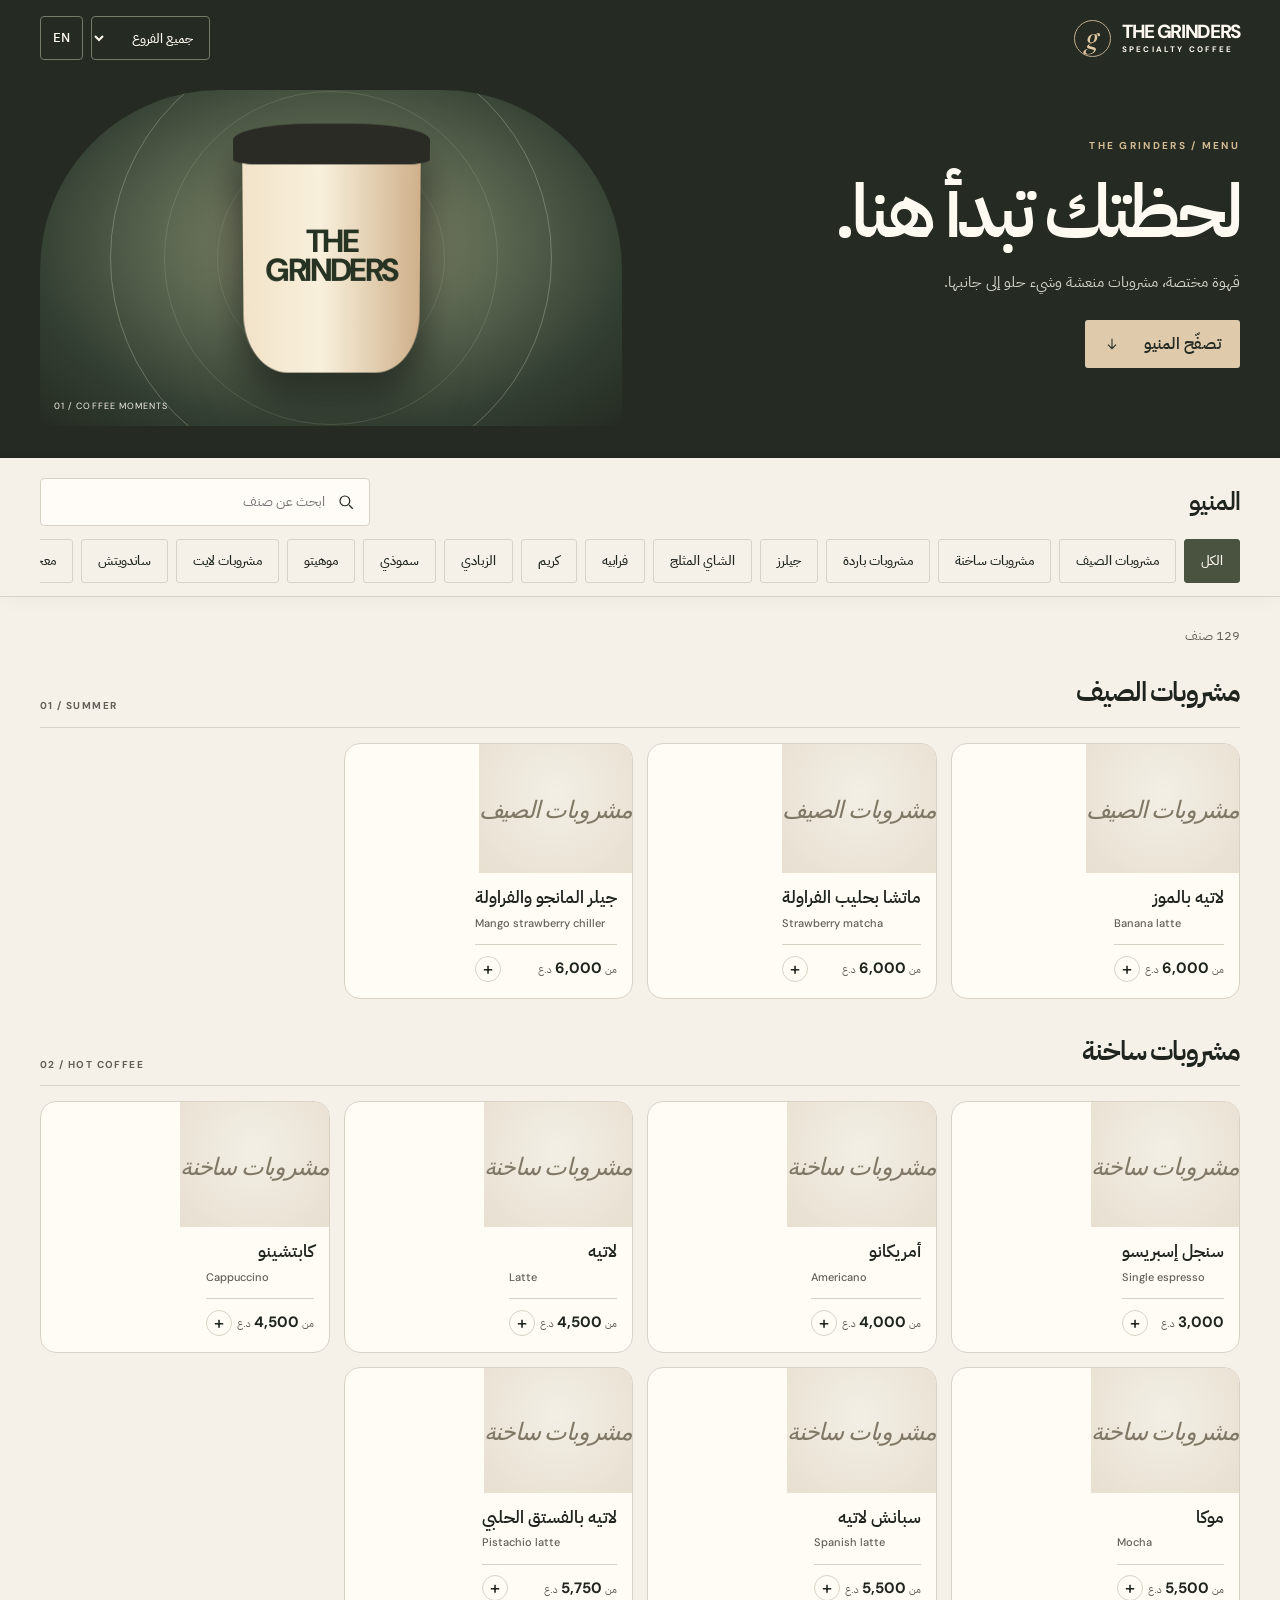
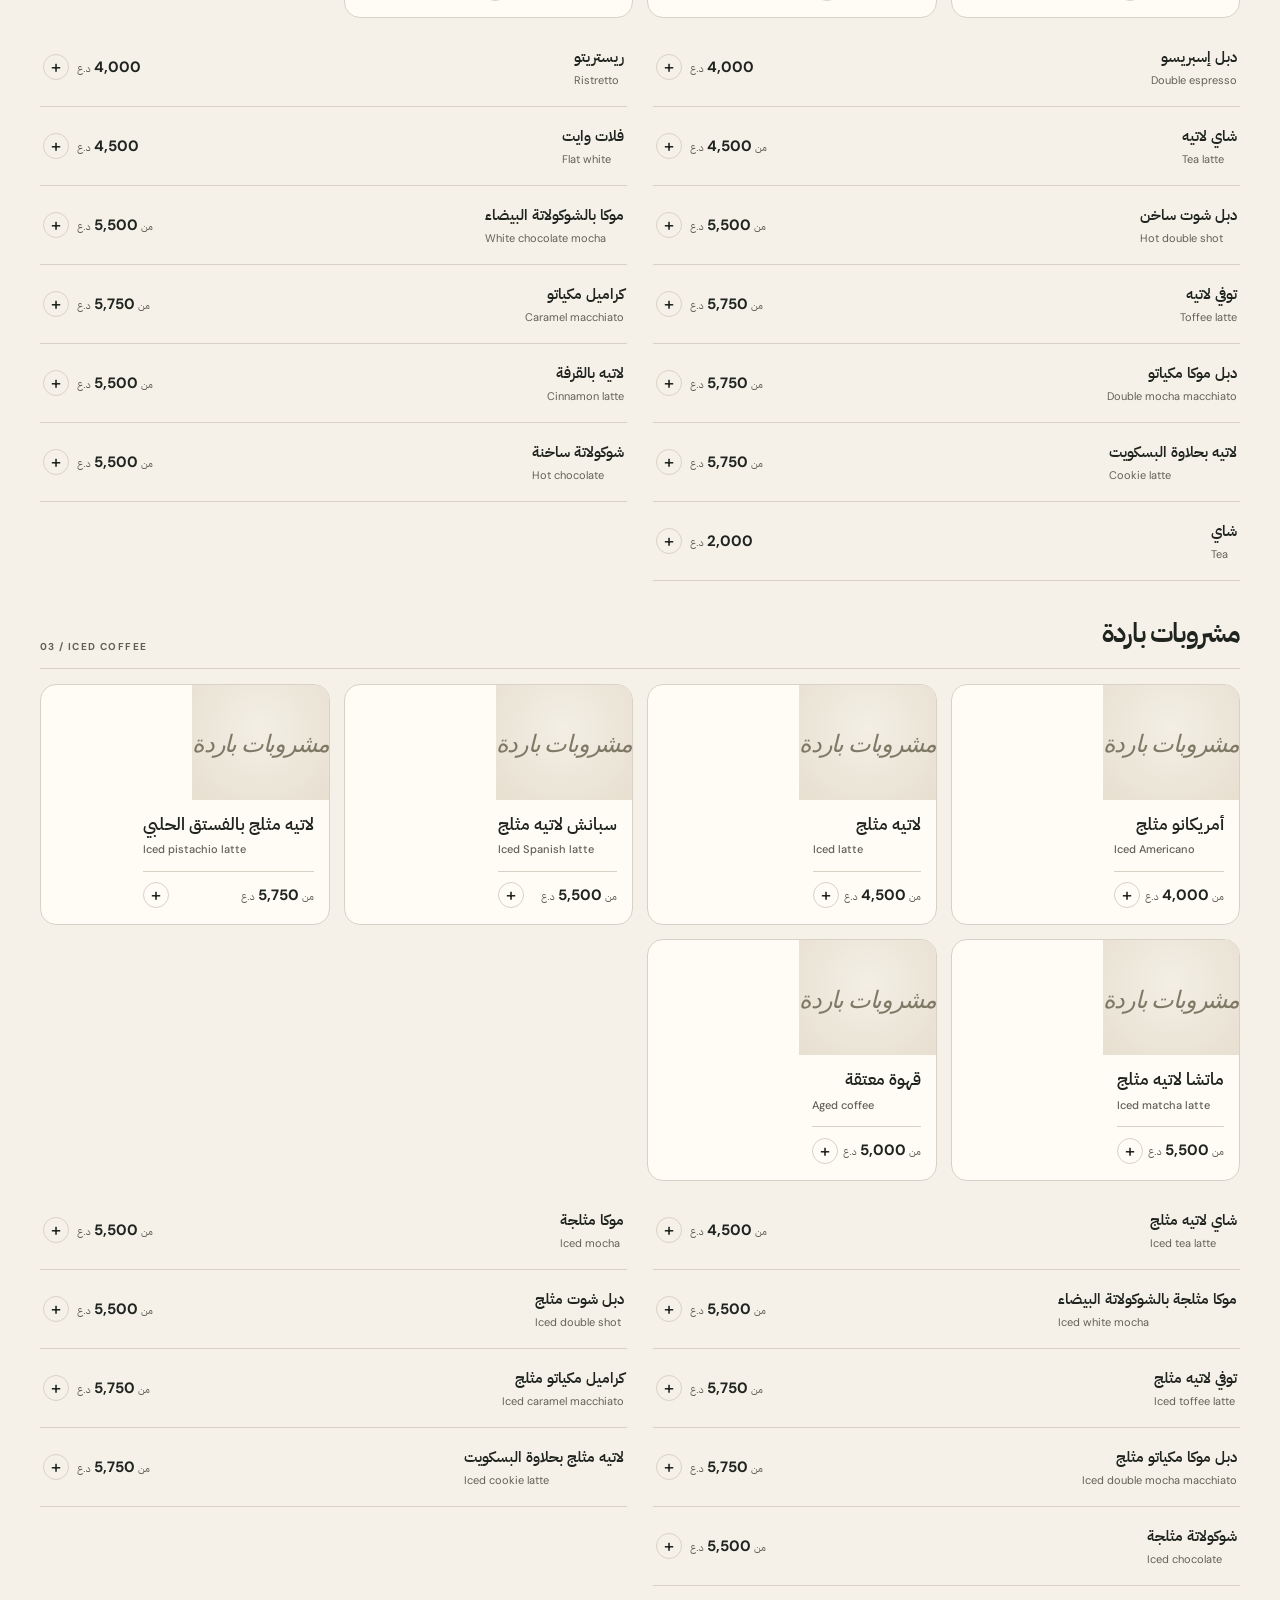
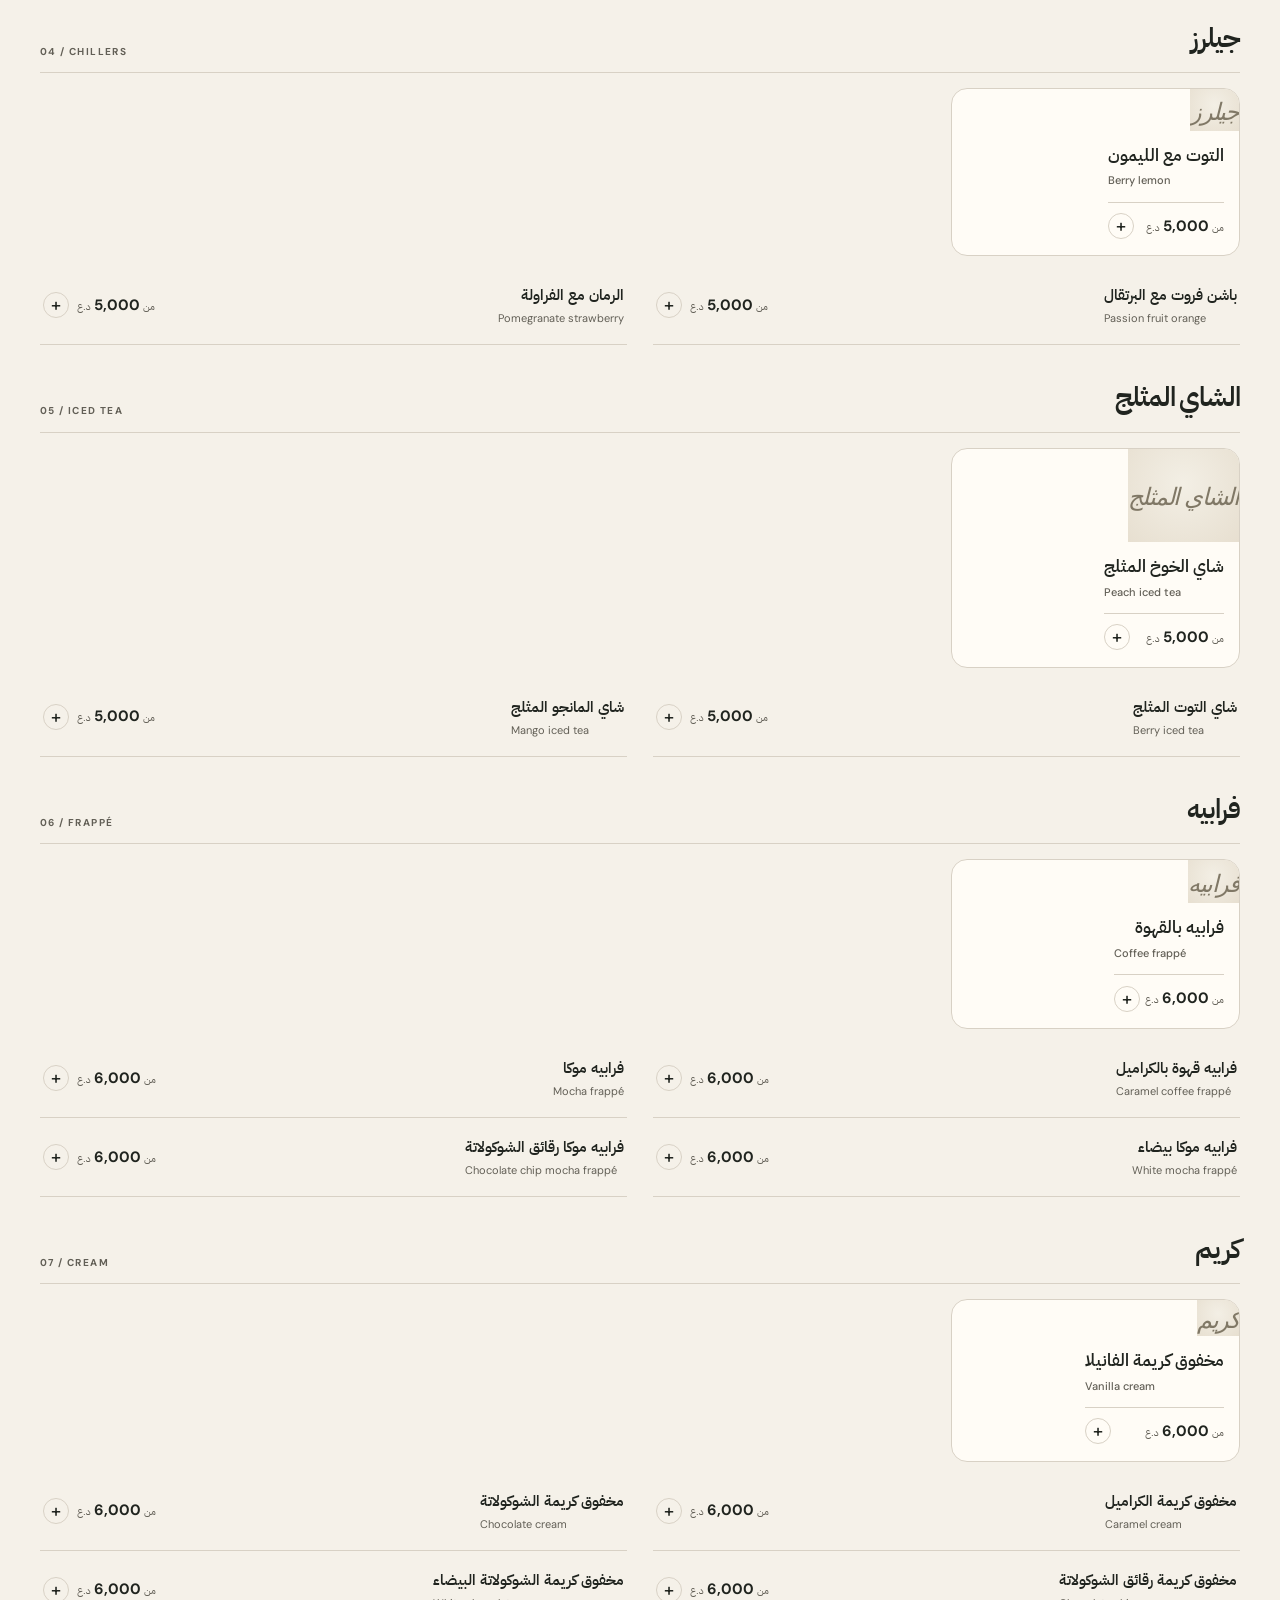
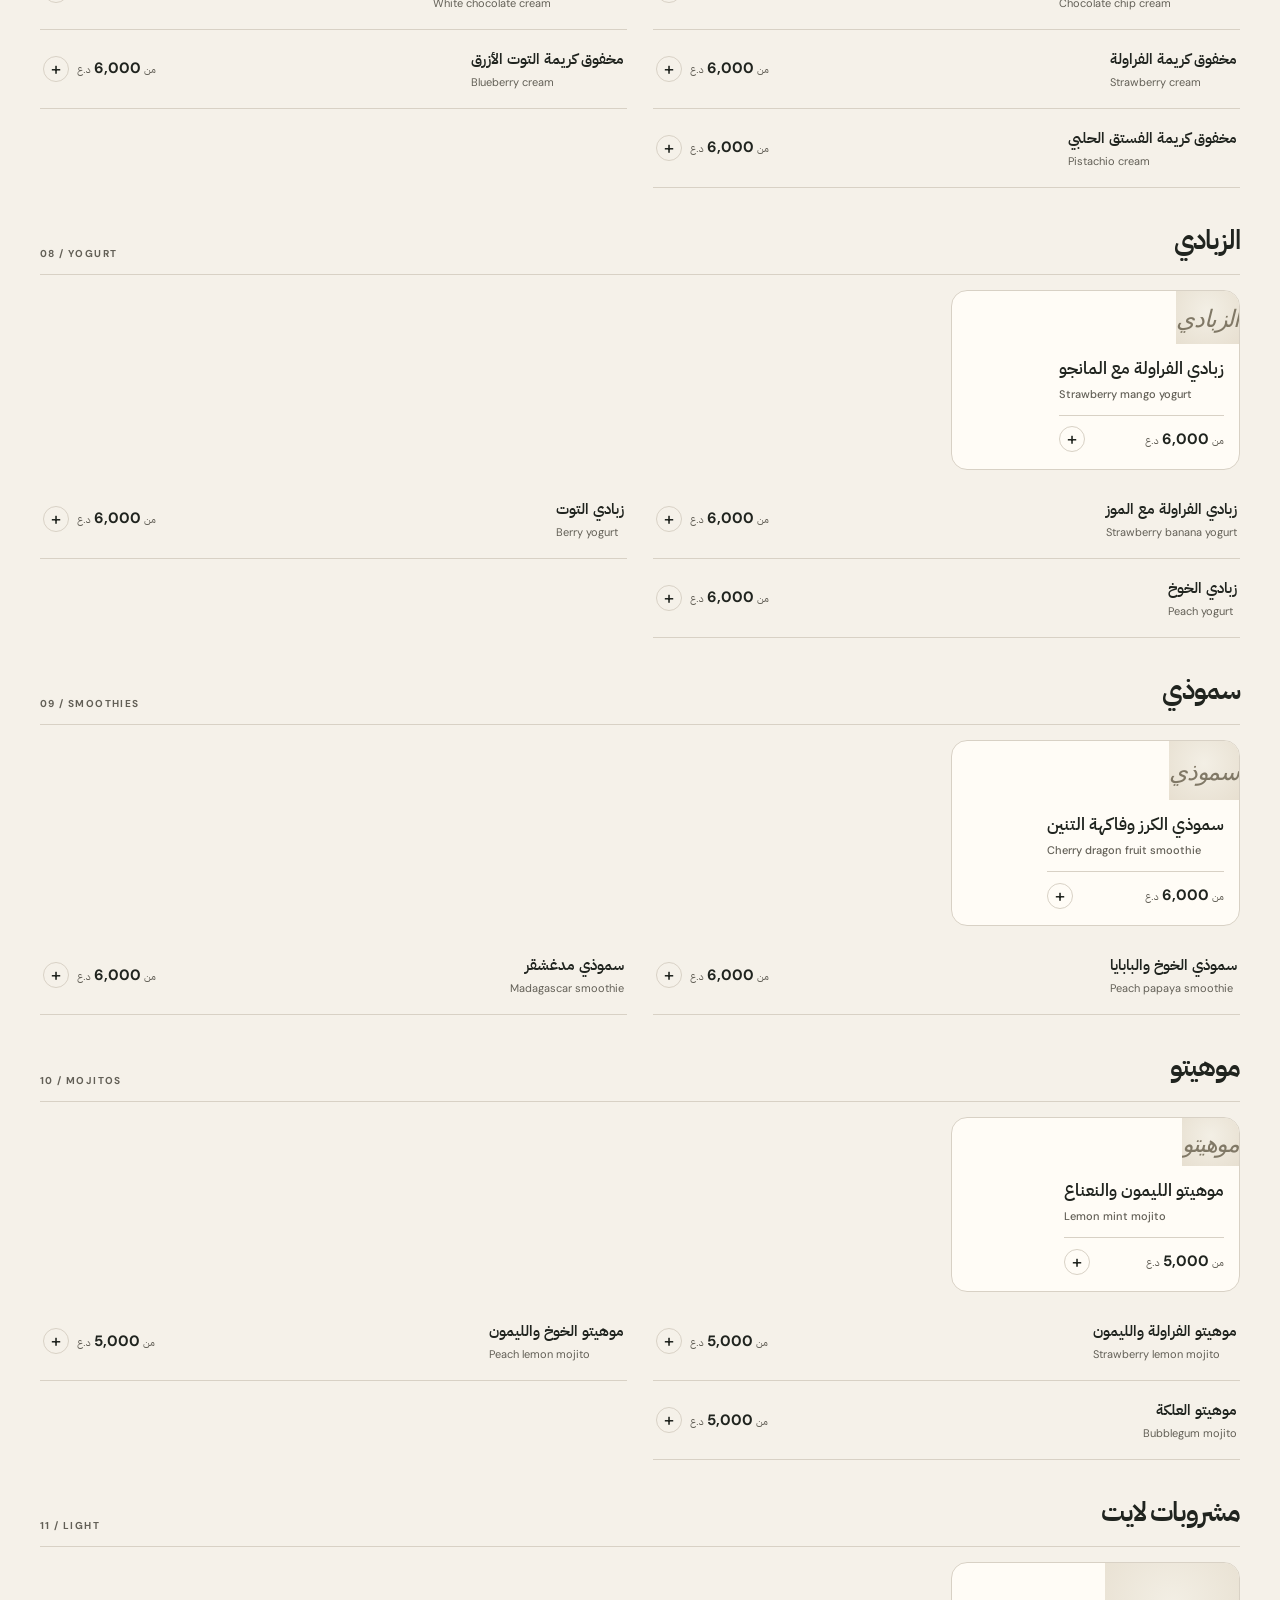
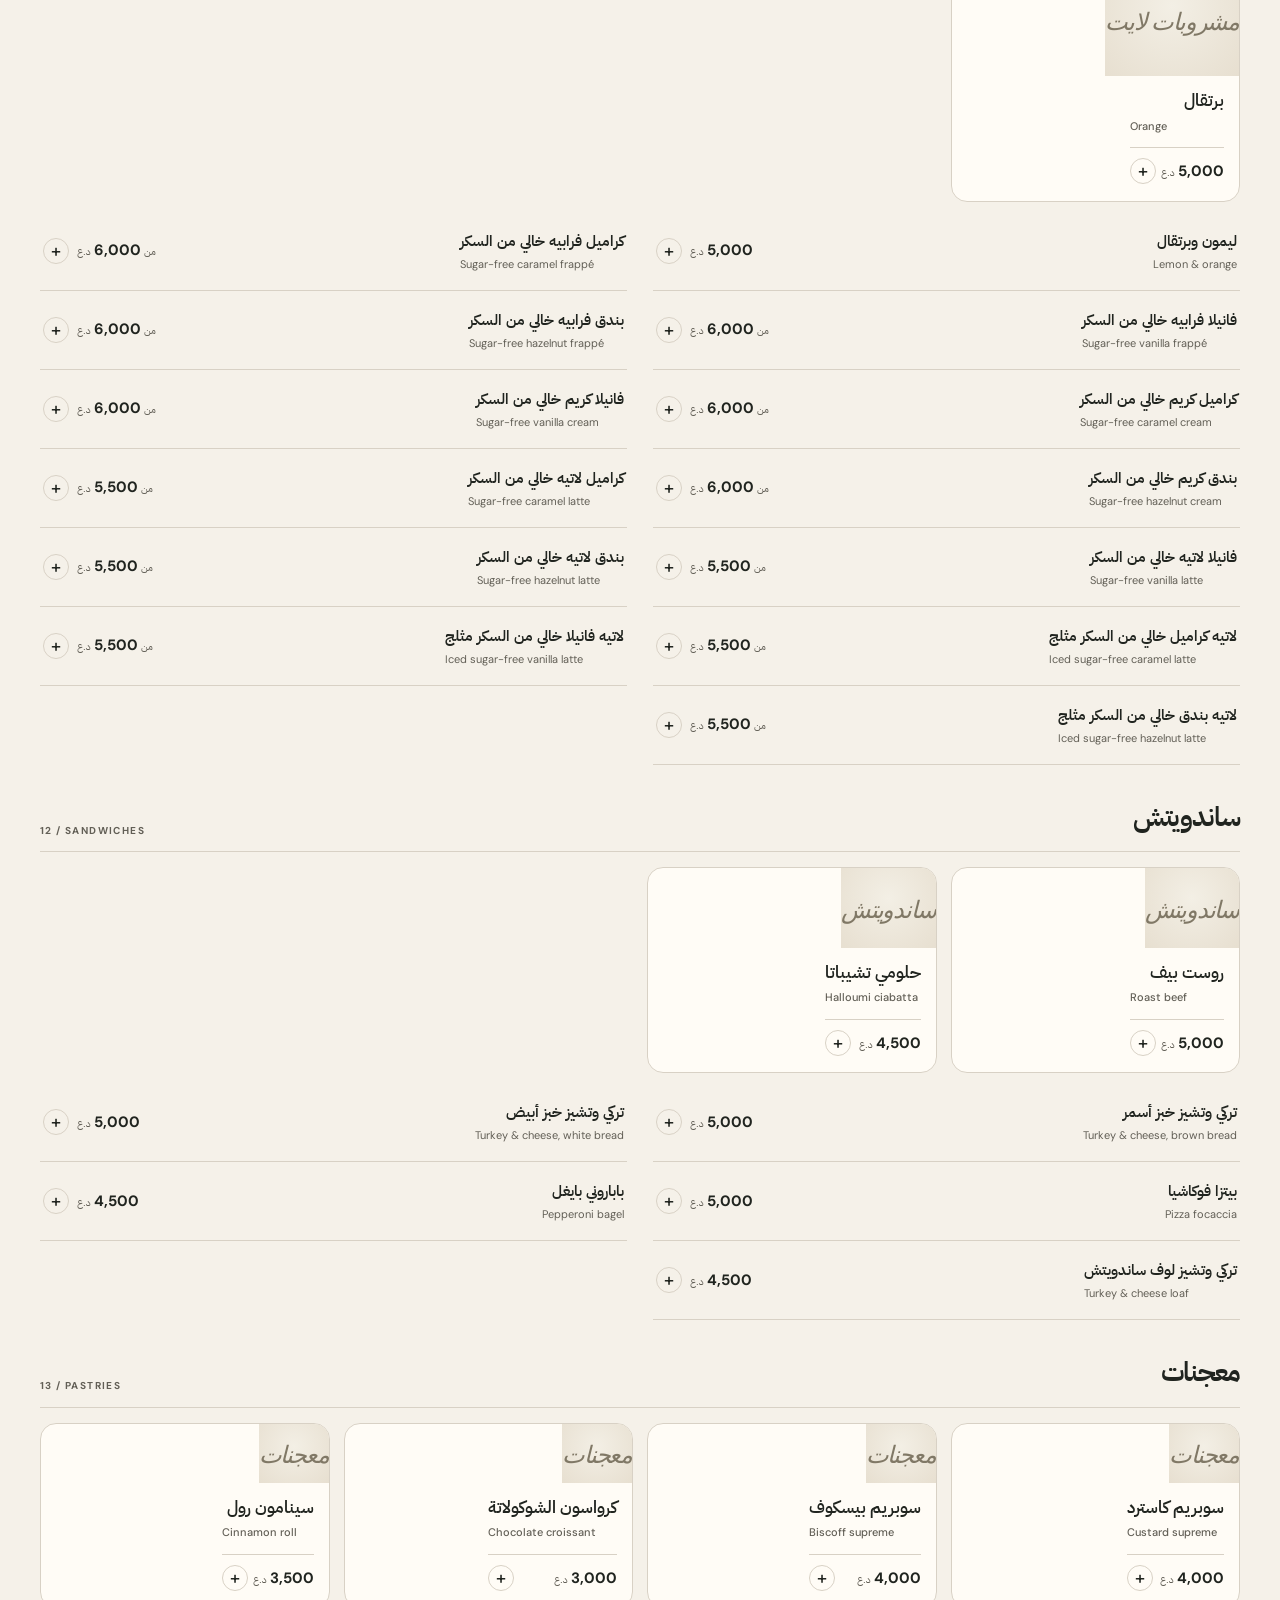
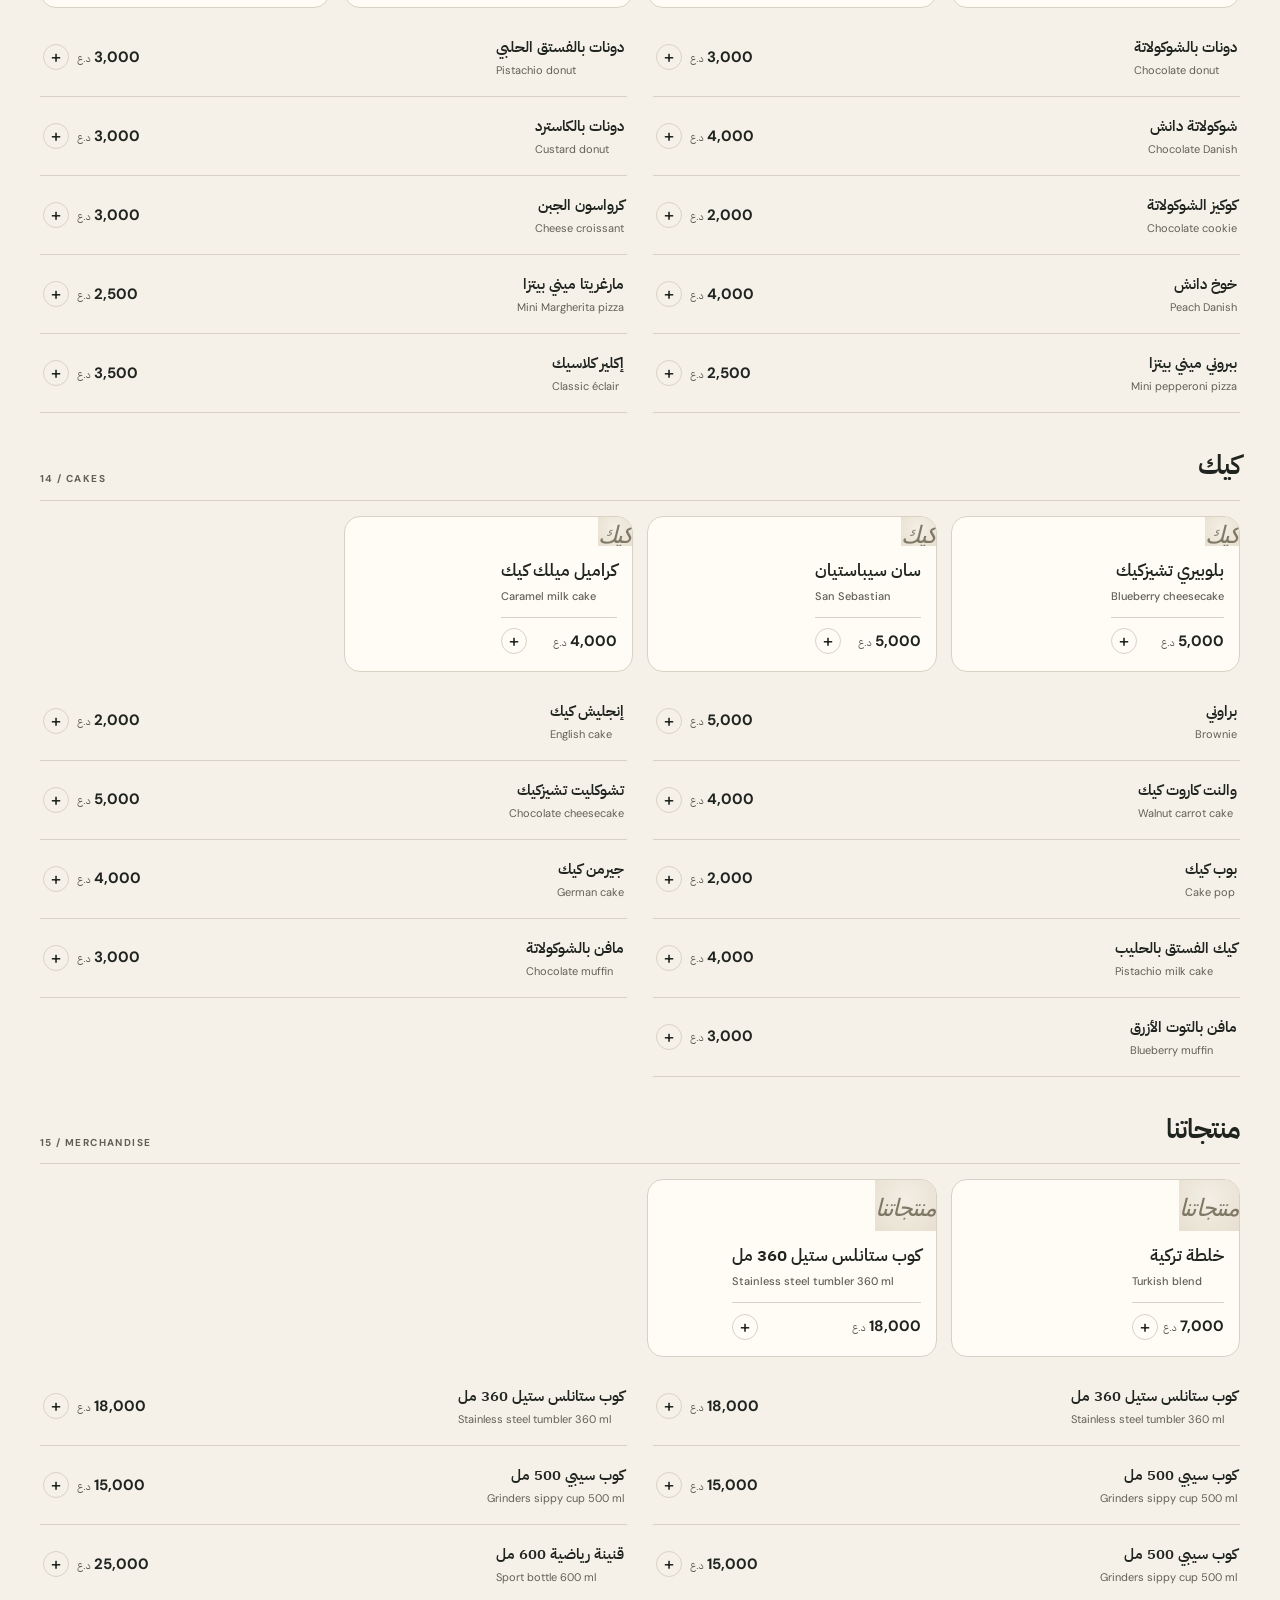
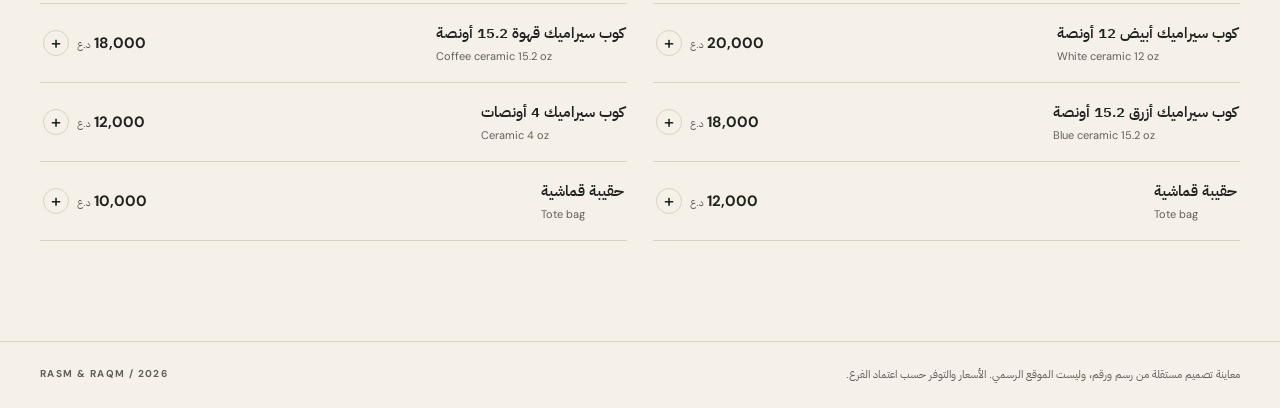
<file: grinders-menu.html>
<!doctype html><html lang="ar" dir="rtl"><head><meta charset="utf-8"><meta name="viewport" content="width=device-width, initial-scale=1, viewport-fit=cover"><meta name="theme-color" content="#20241f"><meta name="robots" content="noindex,nofollow"><title>The Grinders — Menu concept | Rasm &amp; Raqm</title><link rel="preconnect" href="https://fonts.googleapis.com"><link rel="preconnect" href="https://fonts.gstatic.com" crossorigin><link rel="preconnect" href="https://api.roccamenu.com"><link href="https://fonts.googleapis.com/css2?family=DM+Sans:wght@400;500;600;700;800&family=IBM+Plex+Sans+Arabic:wght@400;500;600;700&family=Playfair+Display:ital,wght@0,500;0,600;1,500&display=swap" rel="stylesheet"><style>
:root{--paper:#f5f1e9;--ink:#20241f;--muted:#625f56;--line:#d8d1c5;--olive:#49533f;--accent:#a8794c;--soft:#e9e3d7;--dark:#252b23;--white:#fffaf1;--radius:16px;--ease:cubic-bezier(.22,.8,.24,1);--arab:'IBM Plex Sans Arabic',Arial,sans-serif;--latin:'DM Sans',Arial,sans-serif;--serif:'Playfair Display',Georgia,serif}*{box-sizing:border-box}html{scroll-behavior:smooth;scroll-padding-top:170px}body{margin:0;background:var(--paper);color:var(--ink);font:400 16px/1.65 var(--arab)}html[lang=en] body{font-family:var(--latin)}button,input,select{font:inherit;color:inherit}button{cursor:pointer}button,a,input,select{-webkit-tap-highlight-color:transparent}button:focus-visible,a:focus-visible,input:focus-visible,select:focus-visible{outline:3px solid #9c6b36;outline-offset:3px}button{border:0}a{color:inherit}img{display:block;width:100%;height:100%;object-fit:contain}button:disabled{cursor:default}.wrap{width:min(1200px,calc(100% - 48px));margin-inline:auto}.latin{font-family:var(--latin);letter-spacing:.14em;font-weight:700;font-size:10px;direction:ltr}.bar{background:var(--dark);color:var(--white);position:relative;z-index:10}.bar-inner{height:76px;display:flex;align-items:center;justify-content:space-between;gap:16px}.wordmark{display:flex;align-items:center;gap:11px;direction:ltr}.monogram{width:37px;height:37px;border:1px solid #c1ad8e;border-radius:50%;display:grid;place-items:center;font:italic 28px/1 var(--serif);color:#e4caa4}.wordmark b{font:800 19px/.9 var(--latin);letter-spacing:-.07em;display:block}.wordmark small{font:700 8px/1 var(--latin);letter-spacing:.27em;display:block;margin:5px 0 0}.tools{display:flex;align-items:center;gap:8px}.lang,.branch{min-height:44px;background:transparent;border:1px solid #737b6a;border-radius:4px;color:var(--white);padding:0 12px;font-weight:500;font-size:13px}.branch{max-width:155px;appearance:auto}.branch option{background:var(--dark)}.hero{background:var(--dark);color:var(--white);position:relative;overflow:hidden;padding:12px 0 30px}.hero-grid{display:grid;grid-template-columns:1fr 1fr;align-items:center;gap:36px;min-height:340px}.hero-copy{position:relative;z-index:2;padding:15px 0 32px}.eyebrow{font:700 10px/1.4 var(--latin);letter-spacing:.23em;direction:ltr;display:inline-block;color:#d5bb92}.hero h1{font:600 clamp(44px,5.8vw,82px)/1.12 var(--arab);letter-spacing:-.06em;margin:14px 0 16px;max-width:700px}html[lang=en] .hero h1{font:500 clamp(44px,6vw,84px)/1 var(--serif);letter-spacing:-.045em}.hero p{color:#d3d5ca;font-size:15px;margin:0 0 25px;max-width:420px}.enter{background:#dfcaab;color:#252b23;display:inline-flex;align-items:center;gap:24px;min-height:48px;padding:0 19px;text-decoration:none;border-radius:3px;font-weight:600}.enter svg{width:16px}.hero-art{min-height:336px;position:relative;display:grid;place-items:center;isolation:isolate;overflow:hidden;background:radial-gradient(ellipse at 50% 45%,#8c8e70 0%,#5c6751 40%,#333f32 73%,#252b23 100%);border-radius:180px 180px 8px 8px}.art-ring{position:absolute;width:76%;aspect-ratio:1;border:1px solid #b6bba466;border-radius:50%;z-index:-1}.art-ring:after,.art-ring:before{content:"";position:absolute;inset:12%;border:1px solid #b6bba435;border-radius:50%}.art-ring:after{inset:24%}.hero-visual{position:absolute;inset:8% 12%;filter:drop-shadow(0 25px 22px #0005);animation:float 5s ease-in-out infinite}.hero-visual img{object-fit:contain}.hero-visual.loaded .art-cup{display:none}.hero-visual:not(.loaded) img{visibility:hidden}.art-cup{position:absolute;inset:7% 30% 9%;background:linear-gradient(90deg,#f2e3c9,#f8f0dc 44%,#cfb08a);border-radius:10% 10% 25% 25%;transform:perspective(600px) rotateX(-3deg);box-shadow:0 20px 30px #1d211c6b;display:grid;place-items:center;color:#263222;font:800 clamp(16px,2.5vw,34px)/.9 var(--latin);letter-spacing:-.08em;text-align:center}.art-cup:before{content:"";position:absolute;top:-5%;left:-5%;width:110%;height:17%;background:#292b24;border-radius:40% 40% 12% 12%}.hero-note{position:absolute;bottom:12px;inset-inline-start:14px;font-size:9px;color:#f5f1e9;letter-spacing:.12em;font-family:var(--latin);direction:ltr}.hero-copy,.hero-art{animation:appear .85s var(--ease) both}.hero-art{animation-delay:.13s}@keyframes appear{from{opacity:0;transform:translateY(14px)}to{opacity:1;transform:none}}@keyframes float{50%{transform:translateY(-6px)}}.controls{position:sticky;top:0;z-index:9;background:var(--paper);border-bottom:1px solid var(--line);box-shadow:0 4px 18px #252b2308}.control-inner{padding:20px 0 0}.head-row{display:flex;align-items:center;justify-content:space-between;gap:16px;margin-bottom:13px}.head-row h2{font-size:25px;line-height:1.2;margin:0;font-weight:600;letter-spacing:-.035em}.search{display:flex;align-items:center;gap:10px;border:1px solid var(--line);border-radius:4px;min-height:48px;padding:0 14px;background:#fffcf7;width:min(100%,330px)}.search svg{flex:none;width:18px}.search input{min-width:0;width:100%;border:0;background:transparent;outline:none;font-size:14px}.search:focus-within{border-color:var(--olive);box-shadow:0 0 0 2px #49533f33}.clear{background:transparent;min-width:44px;min-height:44px;margin:-8px -9px}.clear[hidden]{display:none}.tabs{display:flex;overflow:auto;scrollbar-width:none;gap:8px;padding:0 0 13px;scroll-snap-type:x proximity}.tabs::-webkit-scrollbar{display:none}.tab{flex:none;min-height:44px;padding:0 16px;border:1px solid var(--line);background:transparent;border-radius:3px;font-size:13px;font-weight:500;white-space:nowrap;scroll-snap-align:start;transition:background .2s,color .2s}.tab[aria-pressed=true]{color:var(--white);background:var(--olive);border-color:var(--olive)}.results{padding:28px 0 70px}.section-title{display:flex;justify-content:space-between;align-items:end;gap:12px;margin:24px 0 15px;border-bottom:1px solid var(--line);padding-bottom:12px}.section-title h3{font-size:27px;font-weight:600;letter-spacing:-.04em;margin:0}.section-title .latin{color:var(--muted)}.count{margin:0;color:var(--muted);font-size:13px}.grid{display:grid;grid-template-columns:repeat(4,minmax(0,1fr));gap:14px}.card{background:#fffcf6;border:1px solid var(--line);border-radius:var(--radius);padding:0;text-align:start;overflow:hidden;display:flex;flex-direction:column;transition:transform .25s var(--ease),border-color .25s;min-width:0;color:var(--ink);position:relative}.card:active{transform:scale(.98)}@media(hover:hover){.card:hover{border-color:#817d6d;transform:translateY(-3px)}}.photo{position:relative;aspect-ratio:1.19;overflow:hidden;background:radial-gradient(ellipse at 50% 38%,#f3efe5,#e7dfd0);display:grid;place-items:center}.photo img{position:absolute;inset:0;object-fit:contain;transition:transform .35s var(--ease);padding:8px}.photo.loaded .photo-fallback{display:none}.photo:not(.loaded) img{visibility:hidden}.photo-fallback{display:grid;place-items:center;color:#807866;font:500 italic 24px var(--serif);letter-spacing:-.05em}.photo-fallback svg{width:36px;margin-bottom:8px;opacity:.8}.card-info{padding:14px 15px 16px;display:flex;flex-direction:column;flex:1}.card h4{margin:0;font-size:17px;font-weight:600;line-height:1.35;overflow-wrap:anywhere}.card .sub{font:500 11px/1.5 var(--latin);color:var(--muted);margin:5px 0 13px;direction:ltr;text-align:inherit;overflow-wrap:anywhere}.card .bottom{display:flex;align-items:center;justify-content:space-between;gap:5px;margin-top:auto;border-top:1px solid var(--line);padding-top:10px}.price{font:700 15px/1 var(--latin);font-variant-numeric:tabular-nums;direction:ltr;display:inline-block}.currency{font-size:10px;color:var(--muted);margin-inline-start:3px}.from{font-size:10px;color:var(--muted);margin-inline-end:3px}.plus{width:26px;height:26px;border-radius:50%;border:1px solid var(--line);display:grid;place-items:center;font:500 18px/1 var(--latin)}.compact-grid{display:grid;grid-template-columns:repeat(2,minmax(0,1fr));gap:0 26px;margin-top:10px}.compact{width:100%;text-align:start;display:flex;align-items:center;justify-content:space-between;gap:12px;min-height:79px;border-bottom:1px solid var(--line);background:transparent;padding:12px 3px}.compact h4{margin:0;font-size:15px;font-weight:600;line-height:1.4}.compact .sub{font:400 11px var(--latin);color:var(--muted);margin:5px 0 0;direction:ltr}.compact .end{flex:none;display:flex;align-items:center;gap:8px}.compact:hover{background:#ece6da}.category{animation:appear .36s var(--ease) both;margin-bottom:30px}.empty{padding:60px 0;text-align:center;color:var(--muted)}.foot{border-top:1px solid var(--line);padding:24px 0;color:var(--muted);font-size:11px}.foot .wrap{display:flex;justify-content:space-between;gap:20px;flex-wrap:wrap}.foot p{margin:0}.detail{border:0;border-radius:20px;width:min(480px,calc(100% - 28px));max-height:calc(100dvh - 36px);padding:0;background:var(--paper);color:var(--ink);box-shadow:0 26px 90px #0004;overflow:auto}.detail::backdrop{background:#171c16a8;backdrop-filter:blur(6px)}.detail[open]{animation:appear .25s var(--ease)}.detail .photo{aspect-ratio:1.8}.detail-body{padding:24px}.detail h2{margin:0;font-size:28px;line-height:1.3}.detail p{color:var(--muted);margin:7px 0 15px}.close{position:sticky;top:8px;float:inline-end;z-index:2;border-radius:50%;width:44px;height:44px;background:#fffdf7;border:1px solid var(--line);margin:8px;font-size:24px}.size-row{display:flex;align-items:center;justify-content:space-between;border-top:1px solid var(--line);min-height:55px;gap:12px}.size-row:last-child{border-bottom:1px solid var(--line)}.size-row span:last-child{font-variant-numeric:tabular-nums}.detail .note{font-size:12px;margin:20px 0 0}.extra{font-size:13px;color:var(--muted);padding-top:10px}.sr{position:absolute;width:1px;height:1px;overflow:hidden;clip-path:inset(50%);white-space:nowrap}
@media(max-width:900px){.grid{grid-template-columns:repeat(3,minmax(0,1fr))}.hero-grid{min-height:280px;gap:18px}.hero-art{min-height:270px}}@media(max-width:600px){.wrap{width:calc(100% - 32px)}.bar-inner{height:62px;padding-top:env(safe-area-inset-top)}.wordmark{gap:7px}.wordmark b{font-size:16px}.wordmark small{font-size:7px}.monogram{width:31px;height:31px;font-size:23px}.tools{gap:5px}.branch{max-width:112px;padding:0 6px;font-size:11px}.lang{padding:0 9px}.hero{padding:6px 0 16px}.hero-grid{grid-template-columns:1fr 42%;min-height:168px;gap:9px}.hero-copy{padding:6px 0}.hero h1{font-size:clamp(28px,8.5vw,45px);margin:9px 0 8px;line-height:1.2}html[lang=en] .hero h1{font-size:clamp(30px,8vw,42px)}.hero p{font-size:12px;line-height:1.5;margin-bottom:10px}.eyebrow{font-size:8px;letter-spacing:.13em}.hero-art{min-height:160px;border-radius:90px 90px 5px 5px}.hero-note{font-size:6px;bottom:6px}.enter{min-height:44px;padding:0 10px;gap:10px;font-size:12px}.control-inner{padding:12px 0 0}.head-row{gap:9px;margin-bottom:9px}.head-row h2{font-size:20px;white-space:nowrap}.search{min-height:44px;padding:0 8px;gap:6px}.search input{font-size:12px}.tabs{padding-bottom:10px}.tab{padding:0 12px;font-size:12px}.results{padding-top:13px}.section-title{margin:17px 0 10px;padding-bottom:7px}.section-title h3{font-size:21px}.grid{grid-template-columns:repeat(2,minmax(0,1fr));gap:9px}.card{border-radius:11px}.card-info{padding:10px}.card h4{font-size:14px}.card .sub{font-size:10px;margin:4px 0 9px}.price{font-size:13px}.card .bottom{padding-top:8px}.plus{width:23px;height:23px}.compact-grid{grid-template-columns:1fr;gap:0}.compact{min-height:64px}.category{margin-bottom:20px}.detail-body{padding:18px}.detail h2{font-size:24px}}@media(prefers-reduced-motion:reduce){html{scroll-behavior:auto}*,*::before,*::after{animation:none!important;transition:none!important}}
</style></head><body><header class="bar"><div class="wrap bar-inner"><div class="wordmark" aria-label="The Grinders"><span class="monogram" aria-hidden="true">g</span><span><b>THE GRINDERS</b><small>SPECIALTY COFFEE</small></span></div><div class="tools"><select id="branch" class="branch" aria-label="الفرع"></select><button id="lang" class="lang" type="button">EN</button></div></div></header><main><section class="hero"><div class="wrap hero-grid"><div class="hero-copy"><span class="eyebrow">THE GRINDERS / MENU</span><h1 data-ar="لحظتك تبدأ هنا." data-en="Your moment starts here.">لحظتك تبدأ هنا.</h1><p data-ar="قهوة مختصة، مشروبات منعشة وشيء حلو إلى جانبها." data-en="Specialty coffee, refreshing drinks and something sweet on the side.">قهوة مختصة، مشروبات منعشة وشيء حلو إلى جانبها.</p><a class="enter" href="#menu"><span data-ar="تصفّح المنيو" data-en="Explore menu">تصفّح المنيو</span><svg viewBox="0 0 24 24" fill="none" stroke="currentColor" stroke-width="1.6" aria-hidden="true"><path d="M12 4v15m-6-6 6 6 6-6"/></svg></a></div><div class="hero-art" aria-hidden="true"><div class="art-ring"></div><div class="hero-visual" id="heroVisual"><div class="art-cup">THE<br>GRINDERS</div></div><span class="hero-note">01 / COFFEE MOMENTS</span></div></div></section><section id="menu" aria-label="Menu"><div class="controls"><div class="wrap control-inner"><div class="head-row"><h2 data-ar="المنيو" data-en="The menu">المنيو</h2><label class="search"><svg viewBox="0 0 24 24" fill="none" stroke="currentColor" stroke-width="1.6" aria-hidden="true"><circle cx="10.5" cy="10.5" r="6.5"/><path d="m16 16 5 5"/></svg><span class="sr" id="searchLabel">ابحث عن صنف</span><input type="search" id="search" aria-labelledby="searchLabel" placeholder="ابحث عن صنف"><button class="clear" id="clear" type="button" aria-label="مسح البحث" hidden>×</button></label></div><nav class="tabs" id="tabs" aria-label="التصنيفات"></nav></div></div><div class="wrap results"><p class="count" id="count" aria-live="polite"></p><div id="catalog"></div><noscript>يرجى تفعيل JavaScript لتصفح القائمة.</noscript></div></section></main><footer class="foot"><div class="wrap"><p data-ar="معاينة تصميم مستقلة من رسم ورقم، وليست الموقع الرسمي. الأسعار والتوفر حسب اعتماد الفرع." data-en="Independent design concept by Rasm & Raqm, not the official website. Prices and availability subject to branch confirmation.">معاينة تصميم مستقلة من رسم ورقم، وليست الموقع الرسمي. الأسعار والتوفر حسب اعتماد الفرع.</p><span class="latin">RASM &amp; RAQM / 2026</span></div></footer><dialog class="detail" id="detail" aria-labelledby="detailTitle"><button class="close" id="close" type="button" aria-label="إغلاق">×</button><div id="detailContent"></div></dialog><script type="application/json" id="menuData">{"cats":[["summer","مشروبات الصيف","Summer","01"],["hot","مشروبات ساخنة","Hot coffee","02"],["iced","مشروبات باردة","Iced coffee","03"],["chillers","جيلرز","Chillers","04"],["tea","الشاي المثلج","Iced tea","05"],["frappe","فرابيه","Frappé","06"],["cream","كريم","Cream","07"],["yogurt","الزبادي","Yogurt","08"],["smoothie","سموذي","Smoothies","09"],["mojito","موهيتو","Mojitos","10"],["light","مشروبات لايت","Light","11"],["sandwich","ساندويتش","Sandwiches","12"],["pastry","معجنات","Pastries","13"],["cake","كيك","Cakes","14"],["merch","منتجاتنا","Merchandise","15"]],"data":[{"id":21,"c":"summer","ar":"لاتيه بالموز","en":"Banana latte","p":[6000,6500,7000],"img":"0ng8yxl6ol4rdhw/photo_ubaw7hyvbv.webp"},{"id":22,"c":"summer","ar":"ماتشا بحليب الفراولة","en":"Strawberry matcha","p":[6000,6500,7000],"img":"8yse7rodt23vs4m/photo_xa47cffr7e.webp"},{"id":23,"c":"summer","ar":"جيلر المانجو والفراولة","en":"Mango strawberry chiller","p":[6000,6500,7000],"img":"abeam9jyvj17c27/photo_z10j8qrba0.webp"},{"id":1,"c":"hot","ar":"سنجل إسبريسو","en":"Single espresso","p":[3000],"img":"hdqhdsf481lfkpt/photo_s0a0g9uw2f.webp"},{"id":2,"c":"hot","ar":"دبل إسبريسو","en":"Double espresso","p":[4000],"img":""},{"id":3,"c":"hot","ar":"ريستريتو","en":"Ristretto","p":[4000],"img":""},{"id":4,"c":"hot","ar":"أمريكانو","en":"Americano","p":[4000,5000,6000],"img":"w1qv0giuapwvj5g/photo_nc5ylatush.webp"},{"id":5,"c":"hot","ar":"لاتيه","en":"Latte","p":[4500,5000,6000],"img":"4xnwpnyh1ewi8i2/photo_sswy2xscut.webp"},{"id":6,"c":"hot","ar":"شاي لاتيه","en":"Tea latte","p":[4500,5000,6000],"img":""},{"id":7,"c":"hot","ar":"كابتشينو","en":"Cappuccino","p":[4500,5000,6000],"img":"he8voh52de3qbfr/photo_h0n1mexznv.webp"},{"id":8,"c":"hot","ar":"فلات وايت","en":"Flat white","p":[4500],"img":""},{"id":9,"c":"hot","ar":"دبل شوت ساخن","en":"Hot double shot","p":[5500,6000,7000],"img":""},{"id":10,"c":"hot","ar":"موكا","en":"Mocha","p":[5500,6000,7000],"img":"xe5uhu0cfoms73f/photo_tshb9f0c9d.webp"},{"id":11,"c":"hot","ar":"موكا بالشوكولاتة البيضاء","en":"White chocolate mocha","p":[5500,6000,7000],"img":""},{"id":12,"c":"hot","ar":"توفي لاتيه","en":"Toffee latte","p":[5750,6250,7250],"img":""},{"id":13,"c":"hot","ar":"كراميل مكياتو","en":"Caramel macchiato","p":[5750,6250,7250],"img":""},{"id":14,"c":"hot","ar":"سبانش لاتيه","en":"Spanish latte","p":[5500,6000,7000],"img":"r21s5dg3irexirn/photo_yl7mtpusd3.webp"},{"id":15,"c":"hot","ar":"دبل موكا مكياتو","en":"Double mocha macchiato","p":[5750,6250,7250],"img":""},{"id":16,"c":"hot","ar":"لاتيه بالفستق الحلبي","en":"Pistachio latte","p":[5750,6250,7250],"img":"r1ax7q0ahsm7i7w/photo_8ezs6l0r3t.webp"},{"id":17,"c":"hot","ar":"لاتيه بالقرفة","en":"Cinnamon latte","p":[5500,6000,7000],"img":""},{"id":18,"c":"hot","ar":"لاتيه بحلاوة البسكويت","en":"Cookie latte","p":[5750,6250,7250],"img":""},{"id":19,"c":"hot","ar":"شوكولاتة ساخنة","en":"Hot chocolate","p":[5500,6000,7000],"img":""},{"id":20,"c":"hot","ar":"شاي","en":"Tea","p":[2000],"img":""},{"id":24,"c":"iced","ar":"شاي لاتيه مثلج","en":"Iced tea latte","p":[4500,5000,6000],"img":""},{"id":25,"c":"iced","ar":"أمريكانو مثلج","en":"Iced Americano","p":[4000,5000,6000],"img":"o7k5yxh2nj0wu8z/photo_1fyyoyfbgb.webp"},{"id":26,"c":"iced","ar":"لاتيه مثلج","en":"Iced latte","p":[4500,5000,6000],"img":"zip39xsliyfavxc/photo_woo83p12in.webp"},{"id":27,"c":"iced","ar":"موكا مثلجة","en":"Iced mocha","p":[5500,6000,7000],"img":""},{"id":28,"c":"iced","ar":"موكا مثلجة بالشوكولاتة البيضاء","en":"Iced white mocha","p":[5500,6000,7000],"img":""},{"id":29,"c":"iced","ar":"دبل شوت مثلج","en":"Iced double shot","p":[5500,6000,7000],"img":""},{"id":30,"c":"iced","ar":"توفي لاتيه مثلج","en":"Iced toffee latte","p":[5750,6250,7250],"img":""},{"id":31,"c":"iced","ar":"كراميل مكياتو مثلج","en":"Iced caramel macchiato","p":[5750,6250,7250],"img":""},{"id":32,"c":"iced","ar":"دبل موكا مكياتو مثلج","en":"Iced double mocha macchiato","p":[5750,6250,7250],"img":""},{"id":33,"c":"iced","ar":"سبانش لاتيه مثلج","en":"Iced Spanish latte","p":[5500,6000,7000],"img":"ll6p9tdu90ydr8u/photo_t4ivof9wu1.webp"},{"id":34,"c":"iced","ar":"لاتيه مثلج بحلاوة البسكويت","en":"Iced cookie latte","p":[5750,6250,7250],"img":""},{"id":35,"c":"iced","ar":"لاتيه مثلج بالفستق الحلبي","en":"Iced pistachio latte","p":[5750,6250,7250],"img":"3etruat4ygb6c27/photo_ne4wn5af6h.webp"},{"id":36,"c":"iced","ar":"شوكولاتة مثلجة","en":"Iced chocolate","p":[5500,6000,7000],"img":""},{"id":37,"c":"iced","ar":"ماتشا لاتيه مثلج","en":"Iced matcha latte","p":[5500,6000,7000],"img":"ear7b2q4hkgfn9h/photo_a7hd3aud9o.webp"},{"id":38,"c":"iced","ar":"قهوة معتقة","en":"Aged coffee","p":[5000,6000,7000],"img":"9sw420vu7cyy9o0/photo_t1044m4gdq.webp"},{"id":39,"c":"chillers","ar":"التوت مع الليمون","en":"Berry lemon","p":[5000,6000,6500],"img":"zv5wuec990obm83/photo_67443uv3d0.webp"},{"id":40,"c":"chillers","ar":"باشن فروت مع البرتقال","en":"Passion fruit orange","p":[5000,6000,6500],"img":""},{"id":41,"c":"chillers","ar":"الرمان مع الفراولة","en":"Pomegranate strawberry","p":[5000,6000,6500],"img":""},{"id":42,"c":"tea","ar":"شاي الخوخ المثلج","en":"Peach iced tea","p":[5000,6000,6500],"img":"s7gerqtxagcrioo/photo_la37j3i8ok.webp"},{"id":43,"c":"tea","ar":"شاي التوت المثلج","en":"Berry iced tea","p":[5000,6000,6500],"img":""},{"id":44,"c":"tea","ar":"شاي المانجو المثلج","en":"Mango iced tea","p":[5000,6000,6500],"img":""},{"id":45,"c":"frappe","ar":"فرابيه بالقهوة","en":"Coffee frappé","p":[6000,6500,7500],"img":"9x72ab34n8nginr/photo_4c580zgvpc.webp"},{"id":46,"c":"frappe","ar":"فرابيه قهوة بالكراميل","en":"Caramel coffee frappé","p":[6000,6500,7500],"img":""},{"id":47,"c":"frappe","ar":"فرابيه موكا","en":"Mocha frappé","p":[6000,6500,7500],"img":""},{"id":48,"c":"frappe","ar":"فرابيه موكا بيضاء","en":"White mocha frappé","p":[6000,6500,7500],"img":""},{"id":49,"c":"frappe","ar":"فرابيه موكا رقائق الشوكولاتة","en":"Chocolate chip mocha frappé","p":[6000,6500,7500],"img":""},{"id":50,"c":"cream","ar":"مخفوق كريمة الفانيلا","en":"Vanilla cream","p":[6000,6500,7500],"img":"x5zdkoo7ftanamh/photo_kp1yu9wo3t.webp"},{"id":51,"c":"cream","ar":"مخفوق كريمة الكراميل","en":"Caramel cream","p":[6000,6500,7500],"img":""},{"id":52,"c":"cream","ar":"مخفوق كريمة الشوكولاتة","en":"Chocolate cream","p":[6000,6500,7500],"img":""},{"id":53,"c":"cream","ar":"مخفوق كريمة رقائق الشوكولاتة","en":"Chocolate chip cream","p":[6000,6500,7500],"img":""},{"id":54,"c":"cream","ar":"مخفوق كريمة الشوكولاتة البيضاء","en":"White chocolate cream","p":[6000,6500,7500],"img":""},{"id":55,"c":"cream","ar":"مخفوق كريمة الفراولة","en":"Strawberry cream","p":[6000,6500,7500],"img":""},{"id":56,"c":"cream","ar":"مخفوق كريمة التوت الأزرق","en":"Blueberry cream","p":[6000,6500,7500],"img":""},{"id":57,"c":"cream","ar":"مخفوق كريمة الفستق الحلبي","en":"Pistachio cream","p":[6000,6500,7500],"img":""},{"id":58,"c":"yogurt","ar":"زبادي الفراولة مع المانجو","en":"Strawberry mango yogurt","p":[6000,6500,7500],"img":"os42nyfpz6c4got/photo_2nnqvqdgo5.webp"},{"id":59,"c":"yogurt","ar":"زبادي الفراولة مع الموز","en":"Strawberry banana yogurt","p":[6000,6500,7500],"img":""},{"id":60,"c":"yogurt","ar":"زبادي التوت","en":"Berry yogurt","p":[6000,6500,7500],"img":""},{"id":61,"c":"yogurt","ar":"زبادي الخوخ","en":"Peach yogurt","p":[6000,6500,7500],"img":""},{"id":62,"c":"smoothie","ar":"سموذي الخوخ والبابايا","en":"Peach papaya smoothie","p":[6000,6500,7000],"img":""},{"id":63,"c":"smoothie","ar":"سموذي الكرز وفاكهة التنين","en":"Cherry dragon fruit smoothie","p":[6000,6500,7000],"img":"1ud0q96i4szuigd/photo_chbdbmgkp7.webp"},{"id":64,"c":"smoothie","ar":"سموذي مدغشقر","en":"Madagascar smoothie","p":[6000,6500,7000],"img":""},{"id":65,"c":"mojito","ar":"موهيتو الليمون والنعناع","en":"Lemon mint mojito","p":[5000,6000,6500],"img":"2wextcwtpj5d9zp/photo_9yhilpmtav.webp"},{"id":66,"c":"mojito","ar":"موهيتو الفراولة والليمون","en":"Strawberry lemon mojito","p":[5000,6000,6500],"img":""},{"id":67,"c":"mojito","ar":"موهيتو الخوخ والليمون","en":"Peach lemon mojito","p":[5000,6000,6500],"img":""},{"id":68,"c":"mojito","ar":"موهيتو العلكة","en":"Bubblegum mojito","p":[5000,6000,6500],"img":""},{"id":69,"c":"light","ar":"ليمون وبرتقال","en":"Lemon & orange","p":[5000],"img":""},{"id":70,"c":"light","ar":"برتقال","en":"Orange","p":[5000],"img":"oe79j2j2pc8n9dl/photo_5q6bff17gq.webp"},{"id":71,"c":"light","ar":"كراميل فرابيه خالي من السكر","en":"Sugar-free caramel frappé","p":[6000,6500,7500],"img":""},{"id":72,"c":"light","ar":"فانيلا فرابيه خالي من السكر","en":"Sugar-free vanilla frappé","p":[6000,6500,7500],"img":""},{"id":73,"c":"light","ar":"بندق فرابيه خالي من السكر","en":"Sugar-free hazelnut frappé","p":[6000,6500,7500],"img":""},{"id":74,"c":"light","ar":"كراميل كريم خالي من السكر","en":"Sugar-free caramel cream","p":[6000,6500,7500],"img":""},{"id":75,"c":"light","ar":"فانيلا كريم خالي من السكر","en":"Sugar-free vanilla cream","p":[6000,6500,7500],"img":""},{"id":76,"c":"light","ar":"بندق كريم خالي من السكر","en":"Sugar-free hazelnut cream","p":[6000,6500,7500],"img":""},{"id":77,"c":"light","ar":"كراميل لاتيه خالي من السكر","en":"Sugar-free caramel latte","p":[5500,6000,7000],"img":""},{"id":78,"c":"light","ar":"فانيلا لاتيه خالي من السكر","en":"Sugar-free vanilla latte","p":[5500,6000,7000],"img":""},{"id":79,"c":"light","ar":"بندق لاتيه خالي من السكر","en":"Sugar-free hazelnut latte","p":[5500,6000,7000],"img":""},{"id":80,"c":"light","ar":"لاتيه كراميل خالي من السكر مثلج","en":"Iced sugar-free caramel latte","p":[5500,6000,7000],"img":""},{"id":81,"c":"light","ar":"لاتيه فانيلا خالي من السكر مثلج","en":"Iced sugar-free vanilla latte","p":[5500,6000,7000],"img":""},{"id":82,"c":"light","ar":"لاتيه بندق خالي من السكر مثلج","en":"Iced sugar-free hazelnut latte","p":[5500,6000,7000],"img":""},{"id":83,"c":"sandwich","ar":"روست بيف","en":"Roast beef","p":[5000],"img":"uw1aluvje6zc85o/photo_dcvfqqktni.webp"},{"id":84,"c":"sandwich","ar":"تركي وتشيز خبز أسمر","en":"Turkey & cheese, brown bread","p":[5000],"img":""},{"id":85,"c":"sandwich","ar":"تركي وتشيز خبز أبيض","en":"Turkey & cheese, white bread","p":[5000],"img":""},{"id":86,"c":"sandwich","ar":"حلومي تشيباتا","en":"Halloumi ciabatta","p":[4500],"img":"ifto0bkzjom4o5v/photo_o96bi5glk6.webp"},{"id":87,"c":"sandwich","ar":"بيتزا فوكاشيا","en":"Pizza focaccia","p":[5000],"img":""},{"id":88,"c":"sandwich","ar":"باباروني بايغل","en":"Pepperoni bagel","p":[4500],"img":""},{"id":89,"c":"sandwich","ar":"تركي وتشيز لوف ساندويتش","en":"Turkey & cheese loaf","p":[4500],"img":""},{"id":90,"c":"pastry","ar":"سوبريم كاسترد","en":"Custard supreme","p":[4000],"img":"ig5s1wa6f82y1wi/photo_zgzb4qchz8.webp"},{"id":91,"c":"pastry","ar":"سوبريم بيسكوف","en":"Biscoff supreme","p":[4000],"img":"ugf2kmaxpujmf2d/photo_l62d7i5vev.webp"},{"id":92,"c":"pastry","ar":"دونات بالشوكولاتة","en":"Chocolate donut","p":[3000],"img":""},{"id":93,"c":"pastry","ar":"دونات بالفستق الحلبي","en":"Pistachio donut","p":[3000],"img":""},{"id":94,"c":"pastry","ar":"شوكولاتة دانش","en":"Chocolate Danish","p":[4000],"img":""},{"id":95,"c":"pastry","ar":"دونات بالكاسترد","en":"Custard donut","p":[3000],"img":""},{"id":96,"c":"pastry","ar":"كوكيز الشوكولاتة","en":"Chocolate cookie","p":[2000],"img":""},{"id":97,"c":"pastry","ar":"كرواسون الجبن","en":"Cheese croissant","p":[3000],"img":""},{"id":98,"c":"pastry","ar":"كرواسون الشوكولاتة","en":"Chocolate croissant","p":[3000],"img":"63br108ilajk9qc/photo_8tcmb21zfe.webp"},{"id":99,"c":"pastry","ar":"سينامون رول","en":"Cinnamon roll","p":[3500],"img":"01fq74k2fbmx11x/photo_zj6bszda8x.webp"},{"id":100,"c":"pastry","ar":"خوخ دانش","en":"Peach Danish","p":[4000],"img":""},{"id":101,"c":"pastry","ar":"مارغريتا ميني بيتزا","en":"Mini Margherita pizza","p":[2500],"img":""},{"id":102,"c":"pastry","ar":"ببروني ميني بيتزا","en":"Mini pepperoni pizza","p":[2500],"img":""},{"id":103,"c":"pastry","ar":"إكلير كلاسيك","en":"Classic éclair","p":[3500],"img":""},{"id":104,"c":"cake","ar":"براوني","en":"Brownie","p":[5000],"img":""},{"id":105,"c":"cake","ar":"إنجليش كيك","en":"English cake","p":[2000],"img":""},{"id":106,"c":"cake","ar":"بلوبيري تشيزكيك","en":"Blueberry cheesecake","p":[5000],"img":"ns03ymwqp8er0k1/photo_ld8zykyuz7.webp"},{"id":107,"c":"cake","ar":"والنت كاروت كيك","en":"Walnut carrot cake","p":[4000],"img":""},{"id":108,"c":"cake","ar":"تشوكليت تشيزكيك","en":"Chocolate cheesecake","p":[5000],"img":""},{"id":109,"c":"cake","ar":"بوب كيك","en":"Cake pop","p":[2000],"img":""},{"id":110,"c":"cake","ar":"سان سيباستيان","en":"San Sebastian","p":[5000],"img":"e6mibrlikchz1or/photo_60f2yzaewh.webp"},{"id":111,"c":"cake","ar":"جيرمن كيك","en":"German cake","p":[4000],"img":""},{"id":112,"c":"cake","ar":"كيك الفستق بالحليب","en":"Pistachio milk cake","p":[4000],"img":""},{"id":113,"c":"cake","ar":"كراميل ميلك كيك","en":"Caramel milk cake","p":[4000],"img":"9xpe9sg4p70gxfm/photo_fctfzqvssu.webp"},{"id":114,"c":"cake","ar":"مافن بالشوكولاتة","en":"Chocolate muffin","p":[3000],"img":""},{"id":115,"c":"cake","ar":"مافن بالتوت الأزرق","en":"Blueberry muffin","p":[3000],"img":""},{"id":116,"c":"merch","ar":"خلطة تركية","en":"Turkish blend","p":[7000],"img":"gbmkwst9jukx0cx/photo_ticztug6wn.webp"},{"id":117,"c":"merch","ar":"كوب ستانلس ستيل 360 مل","en":"Stainless steel tumbler 360 ml","p":[18000],"img":"lng4fxc47hqrmd7/photo_9z1zvms53g.webp"},{"id":118,"c":"merch","ar":"كوب ستانلس ستيل 360 مل","en":"Stainless steel tumbler 360 ml","p":[18000],"img":""},{"id":119,"c":"merch","ar":"كوب ستانلس ستيل 360 مل","en":"Stainless steel tumbler 360 ml","p":[18000],"img":""},{"id":120,"c":"merch","ar":"كوب سيبي 500 مل","en":"Grinders sippy cup 500 ml","p":[15000],"img":""},{"id":121,"c":"merch","ar":"كوب سيبي 500 مل","en":"Grinders sippy cup 500 ml","p":[15000],"img":""},{"id":122,"c":"merch","ar":"كوب سيبي 500 مل","en":"Grinders sippy cup 500 ml","p":[15000],"img":""},{"id":123,"c":"merch","ar":"قنينة رياضية 600 مل","en":"Sport bottle 600 ml","p":[25000],"img":""},{"id":124,"c":"merch","ar":"كوب سيراميك أبيض 12 أونصة","en":"White ceramic 12 oz","p":[20000],"img":""},{"id":125,"c":"merch","ar":"كوب سيراميك قهوة 15.2 أونصة","en":"Coffee ceramic 15.2 oz","p":[18000],"img":""},{"id":126,"c":"merch","ar":"كوب سيراميك أزرق 15.2 أونصة","en":"Blue ceramic 15.2 oz","p":[18000],"img":""},{"id":127,"c":"merch","ar":"كوب سيراميك 4 أونصات","en":"Ceramic 4 oz","p":[12000],"img":""},{"id":128,"c":"merch","ar":"حقيبة قماشية","en":"Tote bag","p":[12000],"img":""},{"id":129,"c":"merch","ar":"حقيبة قماشية","en":"Tote bag","p":[10000],"img":""}],"branches":[["all","جميع الفروع","All branches"],["ziyouna","زيونة","Ziyouna"],["adhamiyah","الأعظمية","Adhamiyah"],["yarmouk","اليرموك","Yarmouk"],["saydiya","السيدية","Saydiya"],["karrada","الكرادة","Karrada"],["rubai","الربيعي","Al Rubai"],["sulaikh","الصليخ","Sulaikh"],["palestine","شارع فلسطين","Palestine Street"]]}</script><script>
'use strict';const {cats,data,branches}=JSON.parse(document.querySelector('#menuData').textContent);const $=s=>document.querySelector(s),fmt=n=>n.toLocaleString('en-US'),q=new URLSearchParams(location.search);let lang=q.get('lang')==='en'?'en':'ar',active='all',branch=branches.some(b=>b[0]===q.get('branch'))?q.get('branch'):'all',term='',selected=null;const $catalog=$('#catalog'),$detail=$('#detail'),$search=$('#search'),$tabs=$('#tabs');const t=(a,b)=>lang==='ar'?a:b;const category=id=>cats.find(x=>x[0]===id);const catName=id=>category(id)?.[lang==='ar'?1:2]||'';const name=i=>i[lang];const other=i=>i[lang==='ar'?'en':'ar'];const norm=s=>s.toLowerCase().normalize('NFD').replace(/[\u064B-\u065F\u0670]/g,'').replace(/[أإآ]/g,'ا').replace(/ة/g,'ه').replace(/ى/g,'ي').replace(/[\u0300-\u036f]/g,'');const base='https://api.roccamenu.com/';const raw=path=>base+'files/items/'+path;const proxy=path=>base+'cdn-cgi/image/width=480,quality=75,fit=scale-down,format=auto,onerror=redirect/files/items/'+path;
function node(tag,cls,txt){let e=document.createElement(tag);if(cls)e.className=cls;if(txt!=null)e.textContent=txt;return e}
function attachImage(w,i,lazy=true){if(!i.img)return;const im=new Image();im.alt=name(i);im.loading=lazy?'lazy':'eager';im.decoding='async';let tried=false;im.addEventListener('load',()=>w.classList.add('loaded'));im.addEventListener('error',()=>{if(!tried){tried=true;im.src=raw(i.img)}else im.remove()});w.append(im);im.src=proxy(i.img)}
function photo(i,lazy=true){const p=node('div','photo');const f=node('div','photo-fallback',catName(i.c));p.append(f);attachImage(p,i,lazy);return p}
function cost(i){const p=node('div');if(i.p.length>1)p.append(node('span','from',t('من','From')));p.append(node('span','price',fmt(i.p[0])),node('span','currency',t('د.ع','IQD')));return p}
function tile(i,compact){const b=node('button',compact?'compact':'card');b.type='button';b.setAttribute('aria-label',name(i)+' · '+fmt(i.p[0])+' IQD');const copy=node('div',compact?'':'card-info');copy.append(node('h4','',name(i)),node('p','sub',other(i)));const end=node('div',compact?'end':'bottom');end.append(cost(i),node('span','plus','+'));if(compact)b.append(copy,end);else{copy.append(end);b.append(photo(i),copy)}b.addEventListener('click',()=>openDetail(i));return b}
function updateURL(){const p=new URLSearchParams(location.search);if(lang==='en')p.set('lang','en');else p.delete('lang');if(branch!=='all')p.set('branch',branch);else p.delete('branch');history.replaceState(null,'',location.pathname+(p.size?'?'+p:'')+location.hash)}
function renderTabs(){const old=$tabs.scrollLeft;$tabs.replaceChildren();[['all',t('الكل','All')],...cats.map(c=>[c[0],c[lang==='ar'?1:2]])].forEach(([id,label])=>{const b=node('button','tab',label);b.type='button';b.dataset.cat=id;b.setAttribute('aria-pressed',String(active===id));b.onclick=()=>{active=id;render();$tabs.querySelectorAll('button').forEach(x=>x.setAttribute('aria-pressed',String(x.dataset.cat===active)));b.scrollIntoView({block:'nearest',inline:'nearest'});if($('#menu').getBoundingClientRect().top<0)$('#menu').scrollIntoView({block:'start',behavior:'instant'})};$tabs.append(b)});$tabs.scrollLeft=old}
function render(){const query=norm(term.trim());const items=data.filter(i=>(active==='all'||i.c===active)&&(!query||norm(i.ar+' '+i.en+' '+catName(i.c)).includes(query)));$catalog.replaceChildren();$('#count').textContent=t(items.length+' صنف',items.length+' items');if(!items.length){$catalog.append(node('div','empty',t('ما لقينا صنف مطابق لبحثك.','No matching items.')));return}for(const c of cats){const itemsIn=items.filter(i=>i.c===c[0]);if(!itemsIn.length)continue;const section=node('section','category');const h=node('div','section-title');h.append(node('h3','',catName(c[0])),node('span','latin',c[3]+' / '+c[2].toUpperCase()));section.append(h);const featured=itemsIn.filter(i=>i.img),rest=itemsIn.filter(i=>!i.img);if(featured.length){const g=node('div','grid');featured.forEach(i=>g.append(tile(i,false)));section.append(g)}if(rest.length){const g=node('div','compact-grid');rest.forEach(i=>g.append(tile(i,true)));section.append(g)}$catalog.append(section)}}
function openDetail(i){selected=i;const target=$('#detailContent');target.replaceChildren();if(i.img)target.append(photo(i,false));const b=node('div','detail-body');const h=node('h2','',name(i));h.id='detailTitle';b.append(h,node('p','',other(i)));i.p.forEach((p,k)=>{const row=node('div','size-row');row.append(node('span','',i.p.length===1?t('السعر','Price'):[t('صغير','Small'),t('وسط','Medium'),t('كبير','Large')][k]),node('strong','price',fmt(p)+' IQD'));b.append(row)});if(i.c==='iced')b.append(node('p','extra',t('الإضافات المتاحة في القائمة: إسبريسو، كريمة، نكهة أو حليب بديل — 1,000 د.ع لكل إضافة.','Menu extras: espresso, whipped cream, flavor or alternative milk — IQD 1,000 each.')));b.append(node('p','note',t('السعر المعروض من القائمة المنشورة؛ يرجى تأكيد التوفر والسعر بالفرع.','Published menu price; confirm price and availability at the branch.')));target.append(b);if(!$detail.open)$detail.showModal()}
function translate(){document.documentElement.lang=lang;document.documentElement.dir=lang==='ar'?'rtl':'ltr';document.querySelectorAll('[data-ar]').forEach(el=>el.textContent=el.dataset[lang]);$('#lang').textContent=t('EN','عربي');$('#lang').setAttribute('aria-label',t('English','العربية'));$('#searchLabel').textContent=t('ابحث عن صنف','Search menu');$search.placeholder=t('ابحث عن صنف','Search menu');$('#clear').setAttribute('aria-label',t('مسح البحث','Clear search'));$('#close').setAttribute('aria-label',t('إغلاق','Close'));$('#branch').setAttribute('aria-label',t('الفرع','Branch'));$tabs.setAttribute('aria-label',t('التصنيفات','Categories'));$('#branch').replaceChildren(...branches.map(b=>{const o=node('option','',b[lang==='ar'?1:2]);o.value=b[0];return o}));$('#branch').value=branch;renderTabs();render();updateURL()}
$('#lang').onclick=()=>{lang=t('en','ar');translate()};$('#branch').onchange=e=>{branch=e.target.value;updateURL()};$search.oninput=()=>{term=$search.value;$('#clear').hidden=!term;render()};$('#clear').onclick=()=>{$search.value=term='';$('#clear').hidden=true;render();$search.focus()};$('#close').onclick=()=>$detail.close();$detail.addEventListener('click',e=>{if(e.target===$detail){const r=$detail.getBoundingClientRect();if(e.clientX<r.left||e.clientX>r.right||e.clientY<r.top||e.clientY>r.bottom)$detail.close()}});$detail.addEventListener('close',()=>{selected=null;document.body.style.overflow=''});$detail.addEventListener('cancel',()=>{document.body.style.overflow=''});$detail.addEventListener('keydown',e=>{if(e.key==='Escape')$detail.close()});translate();attachImage($('#heroVisual'),data.find(i=>i.id===33),false);
</script></body></html>
</file>
